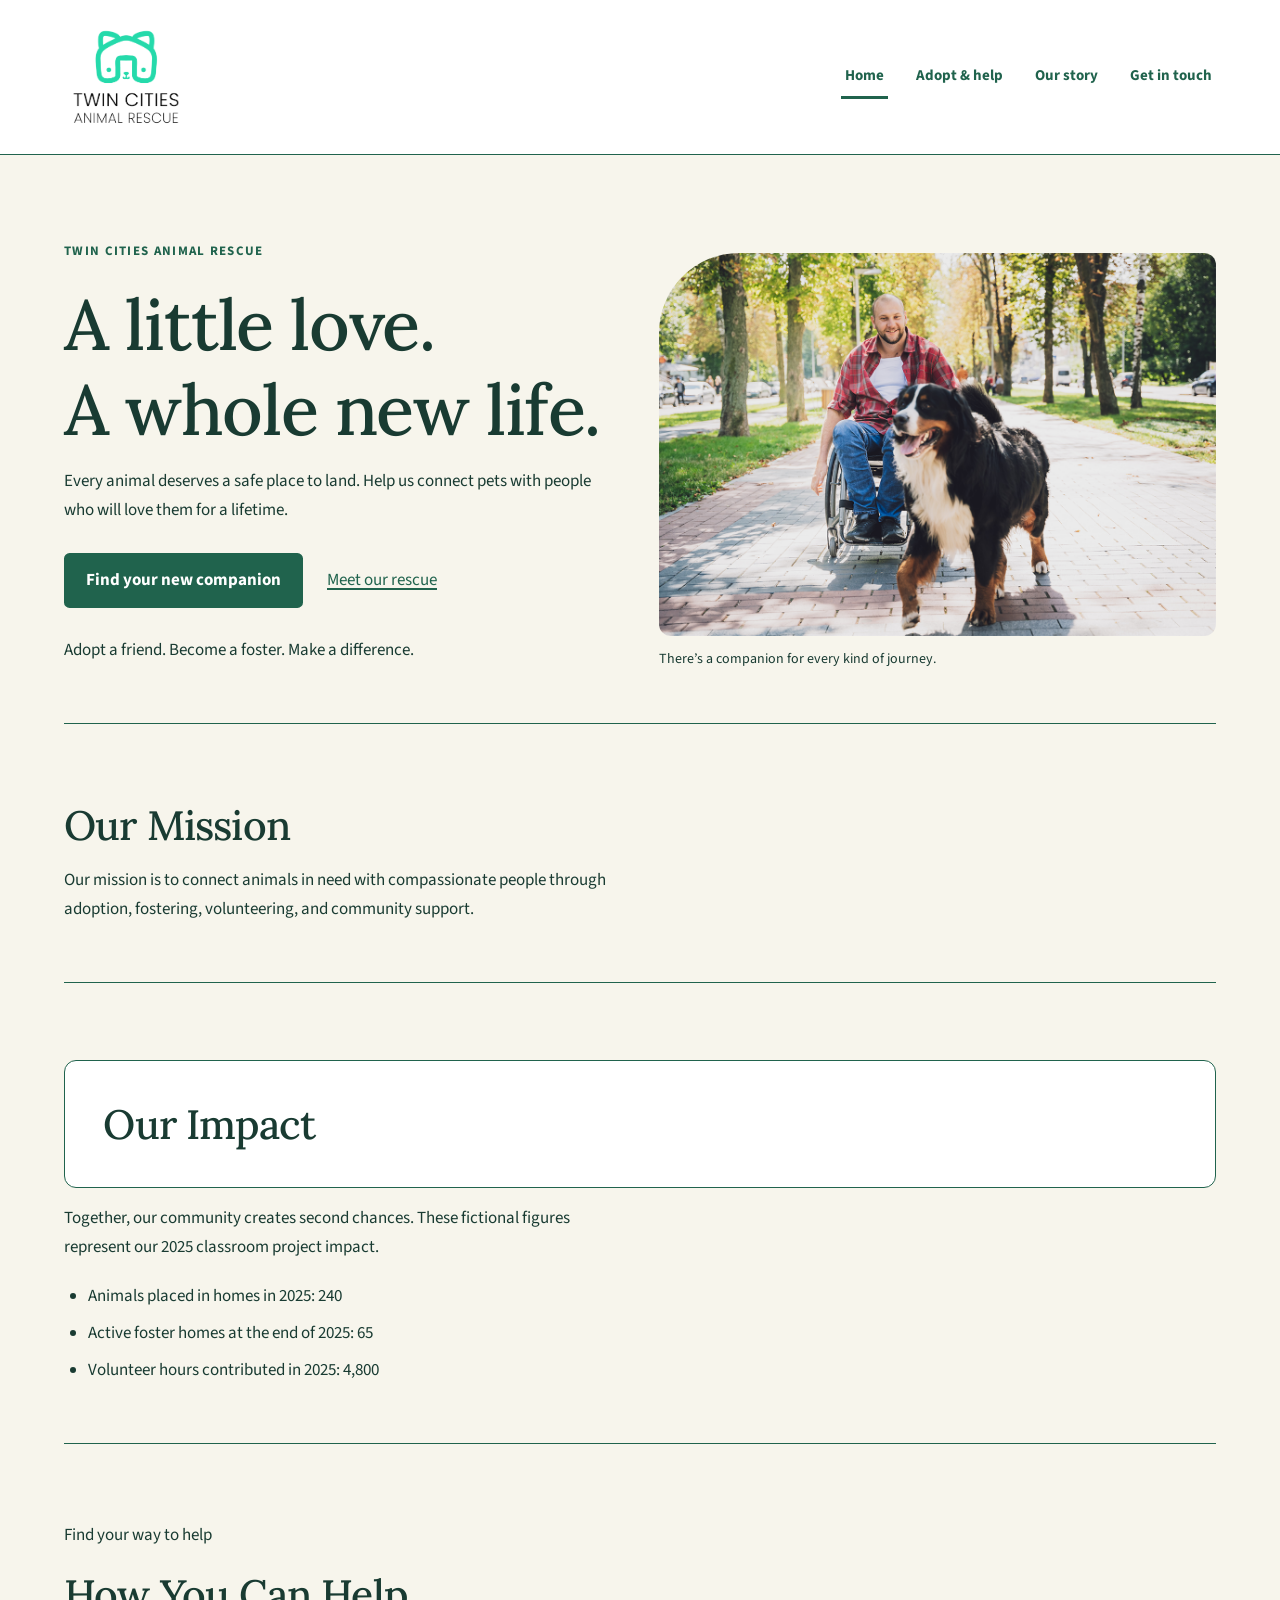
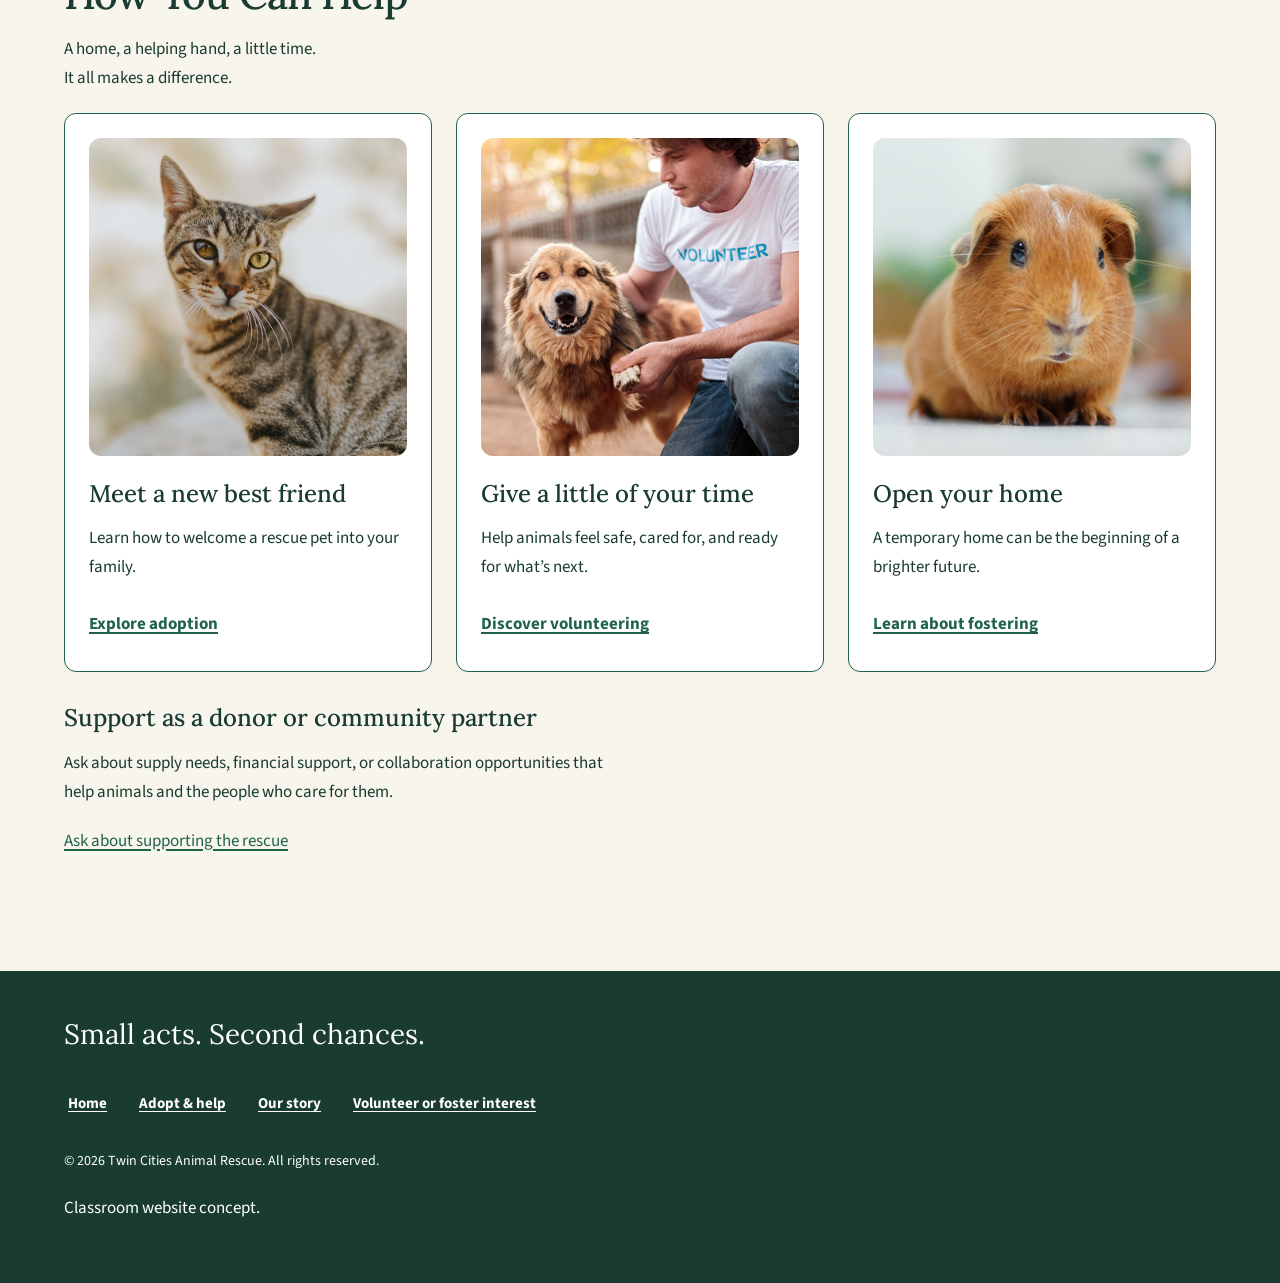
<file: index.html>
<!doctype html>
<html lang="en">
    <head>
        <meta charset="utf-8" />
        <meta name="viewport" content="width=device-width, initial-scale=1" />
        <meta
            name="description"
            content="Twin Cities Animal Rescue: explore adoption, fostering, and volunteer opportunities."
        />
        <title>
            A little love. A whole new life. | Twin Cities Animal Rescue
        </title>
        <link rel="preconnect" href="https://fonts.googleapis.com" />
        <link rel="preconnect" href="https://fonts.gstatic.com" crossorigin />
        <link
            href="https://fonts.googleapis.com/css2?family=Lora:wght@400;500;600&amp;family=Source+Sans+3:wght@400;600;700&amp;display=swap"
            rel="stylesheet"
        />
        <link rel="stylesheet" href="style.css" />
        <script src="script.js" defer></script>
    </head>

    <body>
        <a href="#main">Skip to main content</a>
        <header>
            <a href="index.html"
                ><img
                    src="assets/images/rescue-logo_c.png"
                    alt="Twin Cities Animal Rescue"
                    width="124"
                    height="114"
            /></a>
            <nav aria-label="Main navigation">
                <ul>
                    <li><a href="index.html" aria-current="page">Home</a></li>
                    <li><a href="services.html">Adopt & help</a></li>
                    <li><a href="about.html">Our story</a></li>
                    <li><a href="contact.html">Get in touch</a></li>
                </ul>
            </nav>
        </header>
        <main id="main" tabindex="-1">
            <section>
                <div>
                    <p>Twin Cities Animal Rescue</p>
                    <h1>A little love.<br />A whole new life.</h1>
                    <p>
                        Every animal deserves a safe place to land. Help us
                        connect pets with people who will love them for a
                        lifetime.
                    </p>
                    <div>
                        <a href="services.html">Find your new companion</a
                        ><a href="about.html">Meet our rescue</a>
                    </div>
                    <p>Adopt a friend. Become a foster. Make a difference.</p>
                </div>
                <figure>
                    <picture
                        ><source
                            media="(max-width: 640px)"
                            srcset="assets/images/rescue-feature-small_c.png" />
                        <img
                            src="assets/images/rescue-feature-large_c.png"
                            alt="A man using a wheelchair enjoys an outdoor walk with a Bernese mountain dog"
                            width="600"
                            height="413"
                    /></picture>
                    <figcaption>
                        There&#8217;s a companion for every kind of journey.
                    </figcaption>
                </figure>
            </section>
            <section aria-labelledby="mission">
                <h2 id="mission">Our Mission</h2>
                <p>
                    Our mission is to connect animals in need with compassionate
                    people through adoption, fostering, volunteering, and
                    community support.
                </p>
            </section>
            <section aria-labelledby="impact">
                <h2 id="impact">Our Impact</h2>
                <p>
                    Together, our community creates second chances. These
                    fictional figures represent our 2025 classroom project
                    impact.
                </p>
                <ul>
                    <li>Animals placed in homes in 2025: 240</li>
                    <li>Active foster homes at the end of 2025: 65</li>
                    <li>Volunteer hours contributed in 2025: 4,800</li>
                </ul>
            </section>
            <section>
                <div>
                    <div>
                        <p>Find your way to help</p>
                        <h2>How You Can Help</h2>
                    </div>
                    <p>
                        A home, a helping hand, a little time.<br />It all makes
                        a difference.
                    </p>
                </div>
                <div>
                    <article>
                        <img
                            src="assets/images/rescue-pet-spotlight_c.png"
                            alt="A brown tabby cat with golden eyes"
                            width="300"
                            height="300"
                            loading="lazy"
                        />
                        <div>
                            <h3>Meet a new best friend</h3>
                            <p>
                                Learn how to welcome a rescue pet into your
                                family.
                            </p>
                            <a href="services.html#adoption"
                                >Explore adoption</a
                            >
                        </div>
                    </article>
                    <article>
                        <img
                            src="assets/images/rescue-volunteer_c.png"
                            alt="A volunteer gently holds a golden dog's paw"
                            width="300"
                            height="300"
                            loading="lazy"
                        />
                        <div>
                            <h3>Give a little of your time</h3>
                            <p>
                                Help animals feel safe, cared for, and ready for
                                what&#8217;s next.
                            </p>
                            <a href="services.html#volunteer"
                                >Discover volunteering</a
                            >
                        </div>
                    </article>
                    <article>
                        <img
                            src="assets/images/rescue-pet_c.png"
                            alt="A ginger guinea pig resting on a soft surface"
                            width="300"
                            height="300"
                            loading="lazy"
                        />
                        <div>
                            <h3>Open your home</h3>
                            <p>
                                A temporary home can be the beginning of a
                                brighter future.
                            </p>
                            <a href="services.html#foster"
                                >Learn about fostering</a
                            >
                        </div>
                    </article>
                </div>
                <h3>Support as a donor or community partner</h3>
                <p>
                    Ask about supply needs, financial support, or collaboration
                    opportunities that help animals and the people who care for
                    them.
                </p>
                <a href="contact.html">Ask about supporting the rescue</a>
            </section>
        </main>
        <footer>
            <p>Small acts. Second chances.</p>
            <nav aria-label="Footer navigation">
                <ul>
                    <li><a href="index.html">Home</a></li>
                    <li><a href="services.html">Adopt &amp; help</a></li>
                    <li><a href="about.html">Our story</a></li>
                    <li>
                        <a href="contact.html">Volunteer or foster interest</a>
                    </li>
                </ul>
            </nav>
            <p>
                <small
                    >&copy; 2026 Twin Cities Animal Rescue. All rights
                    reserved.</small
                >
            </p>
            <p>Classroom website concept.</p>
        </footer>
    </body>
</html>
</file>
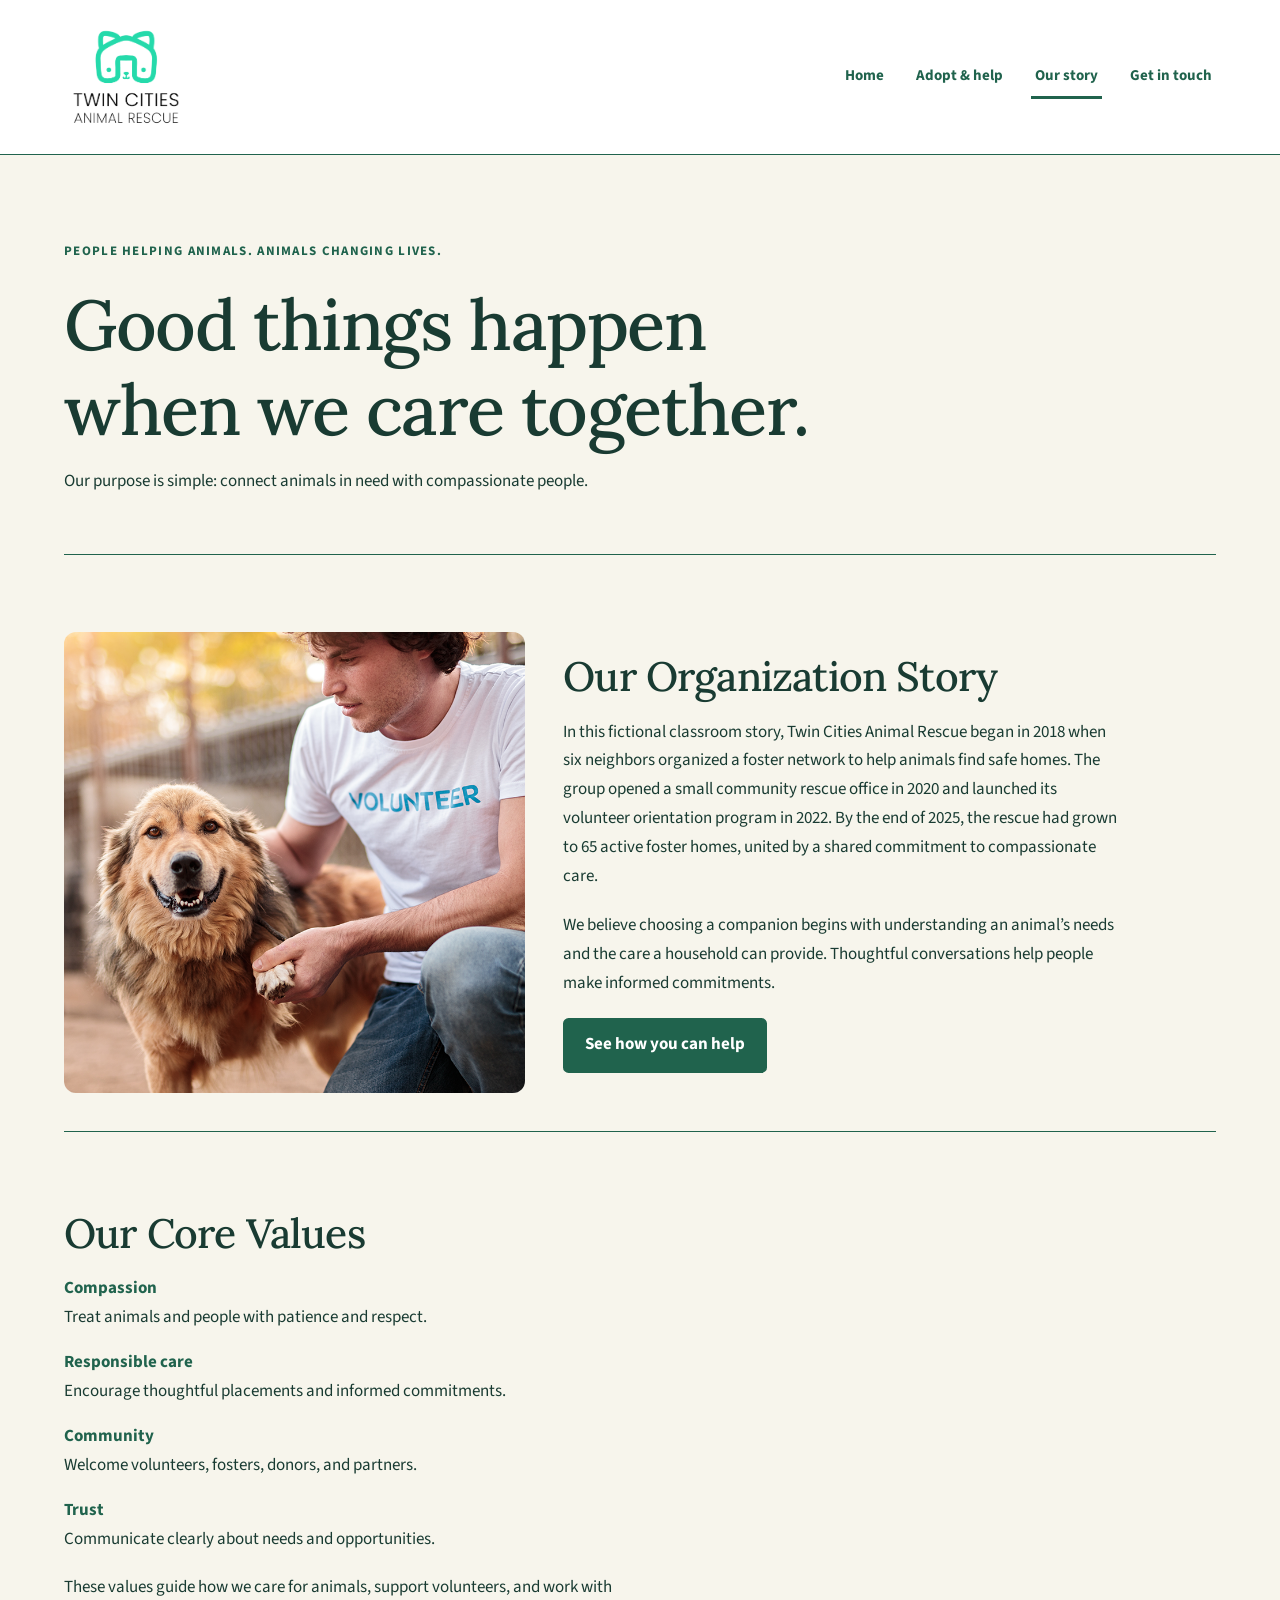
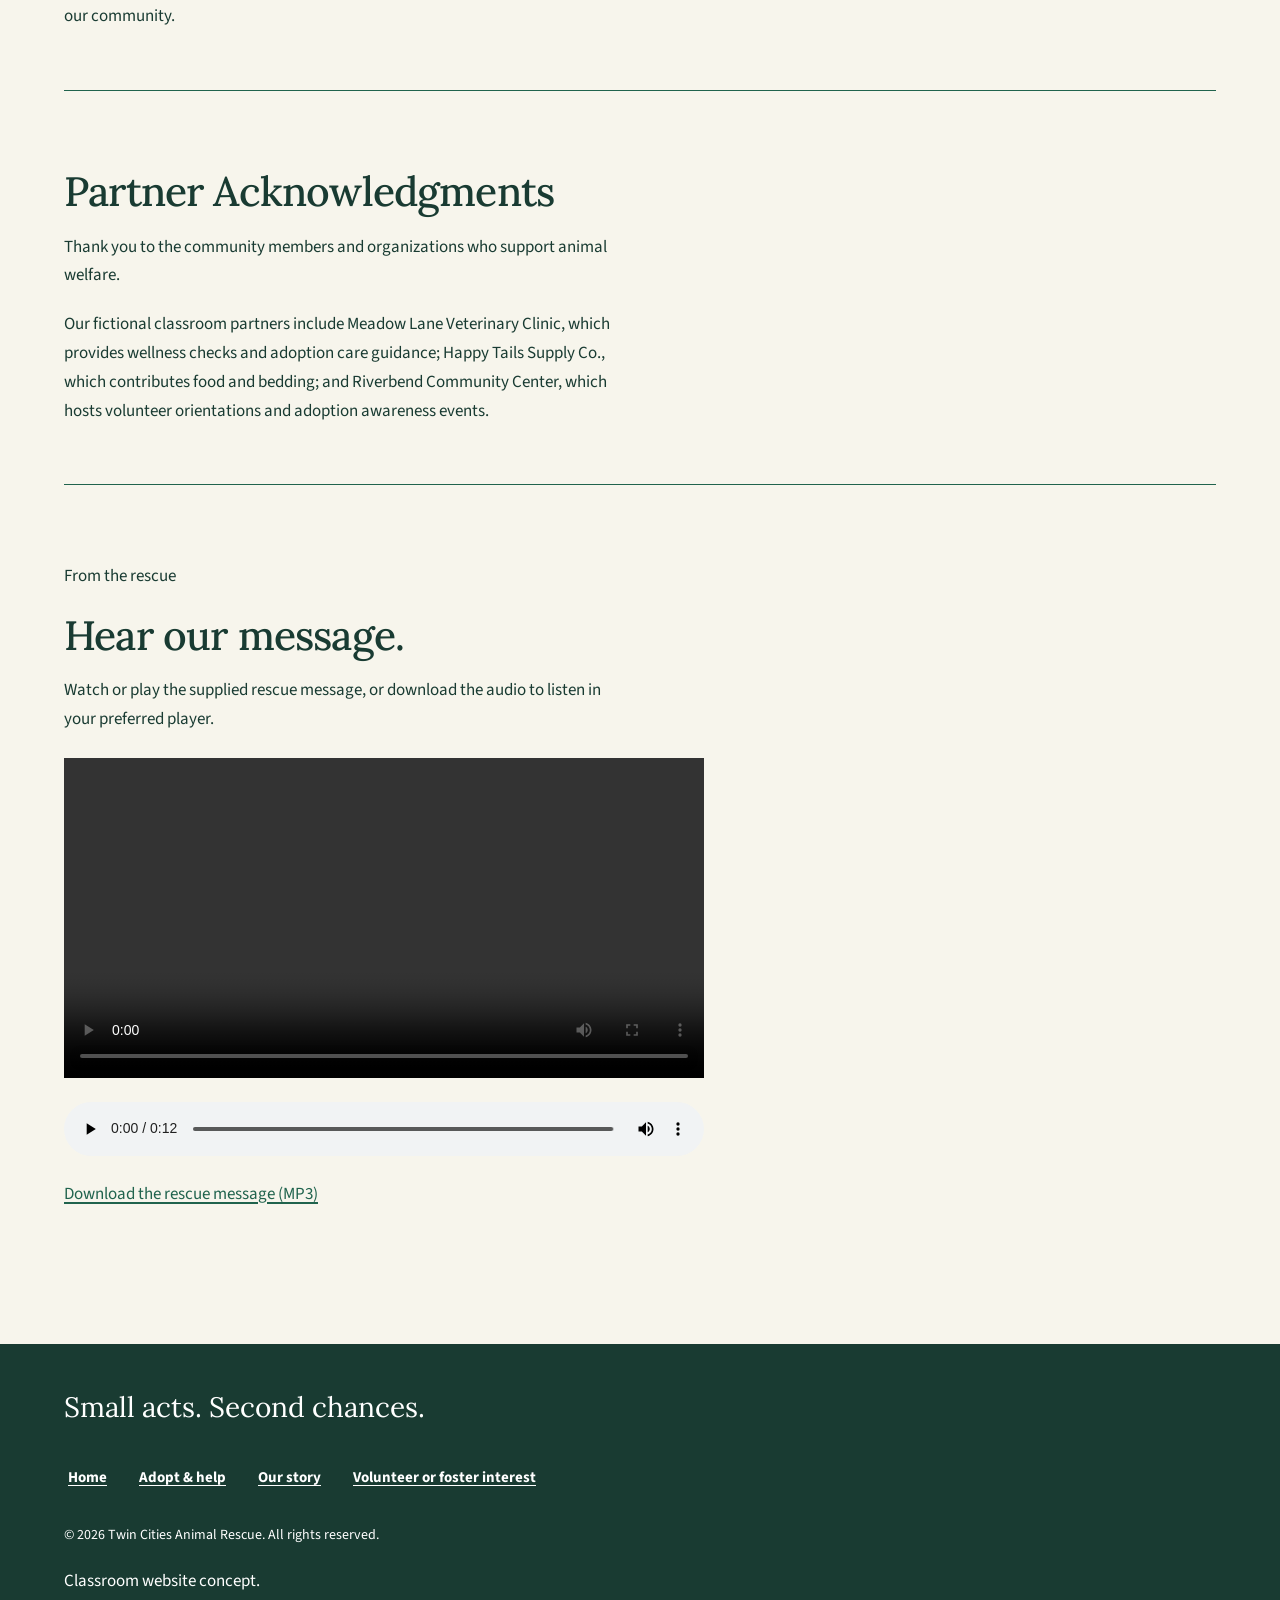
<file: about.html>
<!doctype html>
<html lang="en">
    <head>
        <meta charset="utf-8" />
        <meta name="viewport" content="width=device-width, initial-scale=1" />
        <meta
            name="description"
            content="Twin Cities Animal Rescue: explore adoption, fostering, and volunteer opportunities."
        />
        <title>Our story | Twin Cities Animal Rescue | About</title>
        <link rel="preconnect" href="https://fonts.googleapis.com" />
        <link rel="preconnect" href="https://fonts.gstatic.com" crossorigin />
        <link
            href="https://fonts.googleapis.com/css2?family=Lora:wght@400;500;600&amp;family=Source+Sans+3:wght@400;600;700&amp;display=swap"
            rel="stylesheet"
        />
        <link rel="stylesheet" href="style.css" />
        <script src="script.js" defer></script>
    </head>
    <body>
        <a href="#main">Skip to main content</a>
        <header>
            <a href="index.html"
                ><img
                    src="assets/images/rescue-logo_c.png"
                    alt="Twin Cities Animal Rescue"
                    width="124"
                    height="114"
            /></a>
            <nav aria-label="Main navigation">
                <ul>
                    <li><a href="index.html">Home</a></li>
                    <li><a href="services.html">Adopt & help</a></li>
                    <li>
                        <a href="about.html" aria-current="page">Our story</a>
                    </li>
                    <li><a href="contact.html">Get in touch</a></li>
                </ul>
            </nav>
        </header>
        <main id="main" tabindex="-1">
            <section>
                <p>People helping animals. Animals changing lives.</p>
                <h1>Good things happen<br />when we care together.</h1>
                <p>
                    Our purpose is simple: connect animals in need with
                    compassionate people.
                </p>
            </section>
            <section>
                <img
                    src="assets/images/rescue-volunteer_c.png"
                    alt="A rescue volunteer offers reassurance to a golden dog by holding its paw"
                    width="300"
                    height="300"
                />
                <div>
                    <h2>Our Organization Story</h2>
                    <p>
                        In this fictional classroom story, Twin Cities Animal
                        Rescue began in 2018 when six neighbors organized a
                        foster network to help animals find safe homes. The
                        group opened a small community rescue office in 2020 and
                        launched its volunteer orientation program in 2022. By
                        the end of 2025, the rescue had grown to 65 active
                        foster homes, united by a shared commitment to
                        compassionate care.
                    </p>
                    <p>
                        We believe choosing a companion begins with
                        understanding an animal&#8217;s needs and the care a
                        household can provide. Thoughtful conversations help
                        people make informed commitments.
                    </p>
                    <a href="services.html">See how you can help</a>
                </div>
            </section>
            <section>
                <h2>Our Core Values</h2>
                <dl>
                    <dt>Compassion</dt>
                    <dd>Treat animals and people with patience and respect.</dd>
                    <dt>Responsible care</dt>
                    <dd>
                        Encourage thoughtful placements and informed
                        commitments.
                    </dd>
                    <dt>Community</dt>
                    <dd>Welcome volunteers, fosters, donors, and partners.</dd>
                    <dt>Trust</dt>
                    <dd>Communicate clearly about needs and opportunities.</dd>
                </dl>
                <p>
                    These values guide how we care for animals, support
                    volunteers, and work with our community.
                </p>
            </section>
            <section>
                <h2>Partner Acknowledgments</h2>
                <p>
                    Thank you to the community members and organizations who
                    support animal welfare.
                </p>
                <p>
                    Our fictional classroom partners include Meadow Lane
                    Veterinary Clinic, which provides wellness checks and
                    adoption care guidance; Happy Tails Supply Co., which
                    contributes food and bedding; and Riverbend Community
                    Center, which hosts volunteer orientations and adoption
                    awareness events.
                </p>
            </section>
            <section>
                <p>From the rescue</p>
                <h2>Hear our message.</h2>
                <p>
                    Watch or play the supplied rescue message, or download the
                    audio to listen in your preferred player.
                </p>
                <video controls preload="metadata">
                    <source
                        src="assets/videos/rescue-message_c.mp4"
                        type="video/mp4"
                    />
                    Your browser does not support embedded video.
                    <a href="assets/videos/rescue-message_c.mp4"
                        >Download the rescue message (MP4)</a
                    >.</video
                ><audio controls preload="metadata">
                    <source
                        src="assets/sounds/rescue-message_c.mp3"
                        type="audio/mpeg"
                    />
                    Your browser does not support embedded audio.
                    <a href="assets/sounds/rescue-message_c.mp3"
                        >Download the rescue message (MP3)</a
                    >.
                </audio>
                <p>
                    <a href="assets/sounds/rescue-message_c.mp3" download
                        >Download the rescue message (MP3)</a
                    >
                </p>
            </section>
        </main>
        <footer>
            <p>Small acts. Second chances.</p>
            <nav aria-label="Footer navigation">
                <ul>
                    <li><a href="index.html">Home</a></li>
                    <li><a href="services.html">Adopt &amp; help</a></li>
                    <li><a href="about.html">Our story</a></li>
                    <li>
                        <a href="contact.html">Volunteer or foster interest</a>
                    </li>
                </ul>
            </nav>
            <p>
                <small
                    >&copy; 2026 Twin Cities Animal Rescue. All rights
                    reserved.</small
                >
            </p>
            <p>Classroom website concept.</p>
        </footer>
    </body>
</html>
</file>
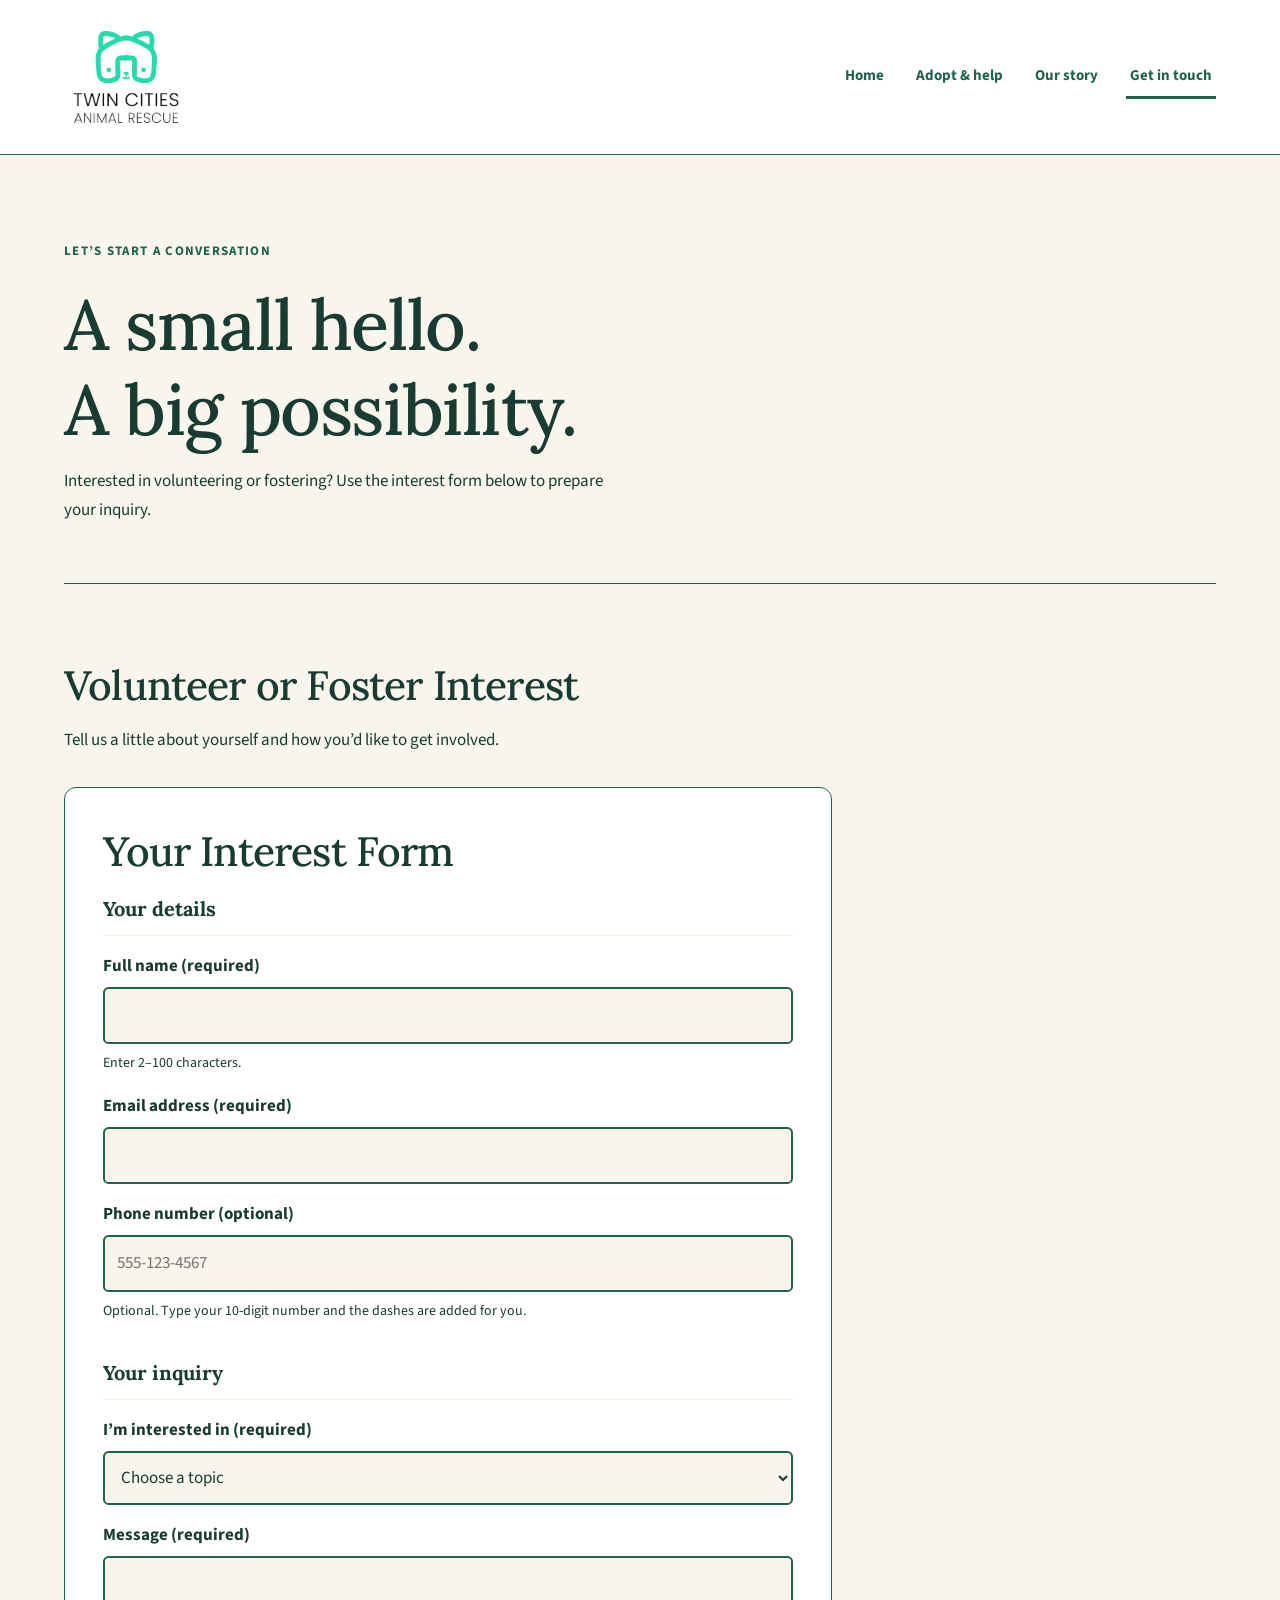
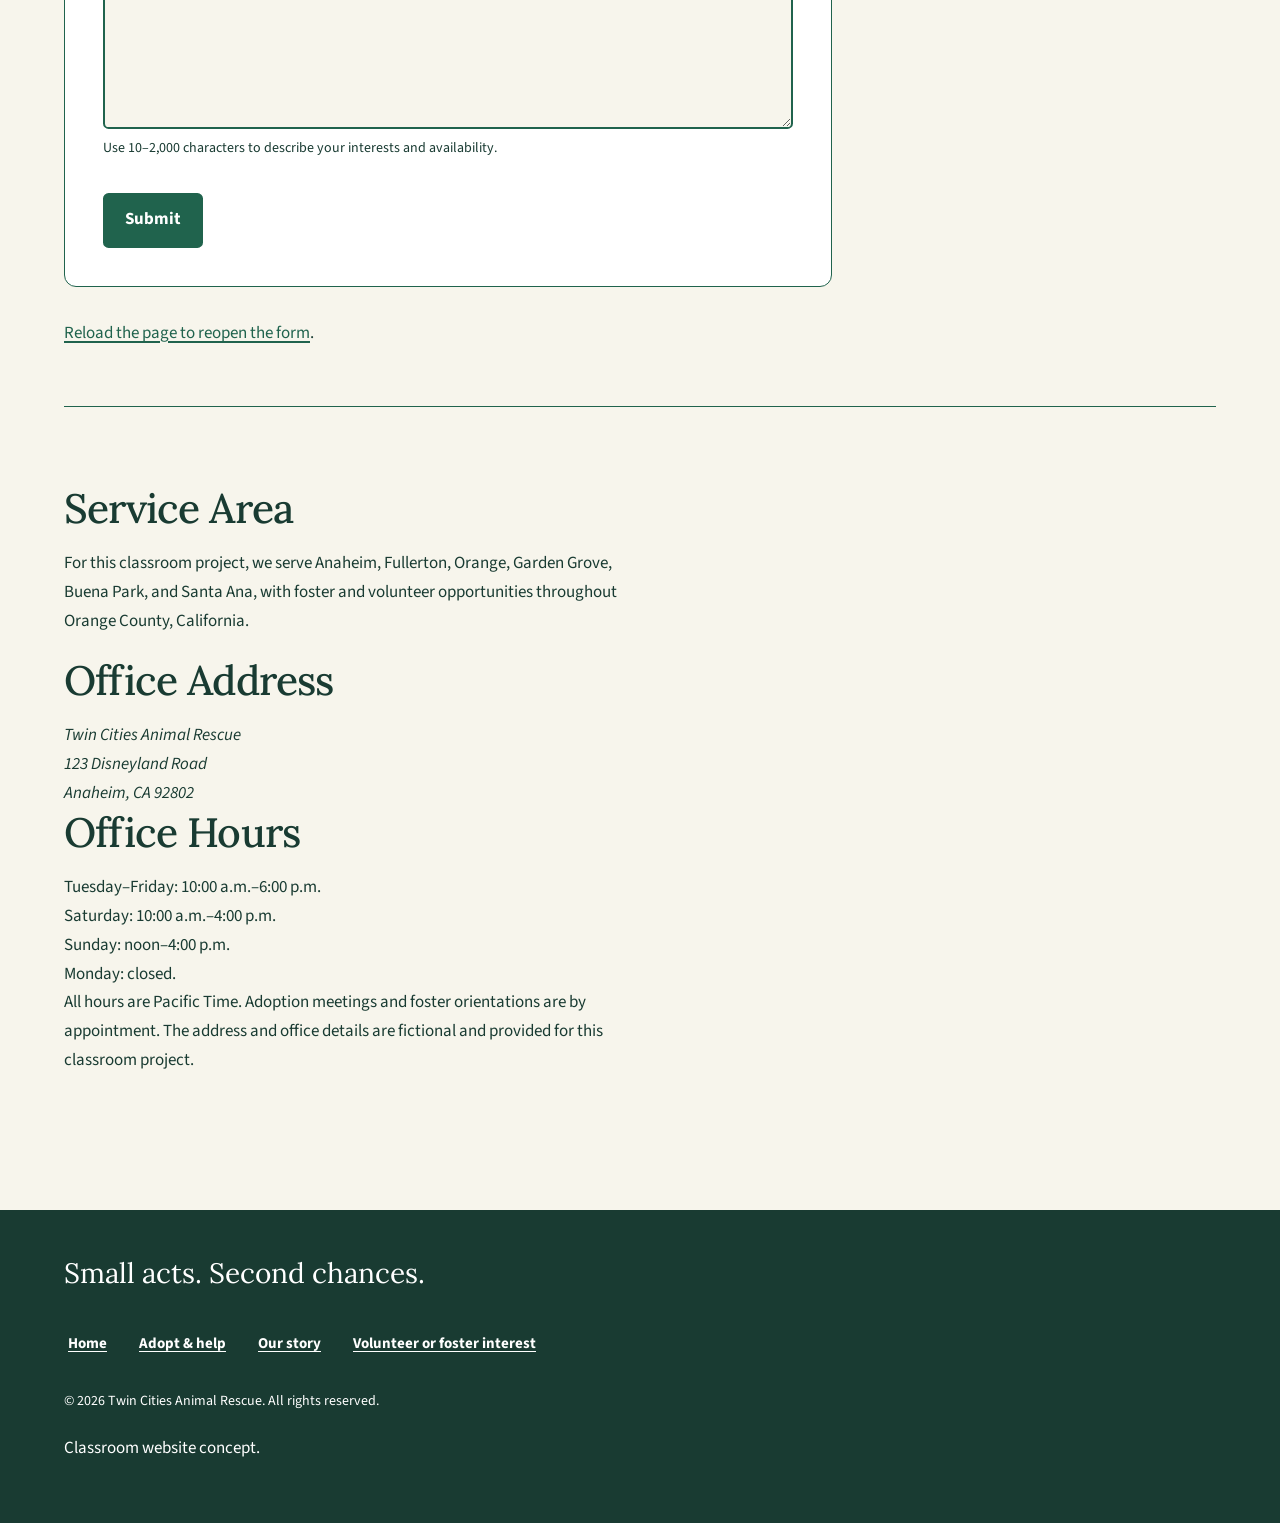
<file: contact.html>
<!doctype html>
<html lang="en">
    <head>
        <meta charset="utf-8" />
        <meta name="viewport" content="width=device-width, initial-scale=1" />
        <meta
            name="description"
            content="Twin Cities Animal Rescue: explore adoption, fostering, and volunteer opportunities."
        />
        <title>Get in touch | Twin Cities Animal Rescue</title>
        <link rel="preconnect" href="https://fonts.googleapis.com" />
        <link rel="preconnect" href="https://fonts.gstatic.com" crossorigin />
        <link
            href="https://fonts.googleapis.com/css2?family=Lora:wght@400;500;600&amp;family=Source+Sans+3:wght@400;600;700&amp;display=swap"
            rel="stylesheet"
        />
        <link rel="stylesheet" href="style.css" />
        <script src="script.js" defer></script>
    </head>
    <body>
        <a href="#main">Skip to main content</a>
        <header>
            <a href="index.html"
                ><img
                    src="assets/images/rescue-logo_c.png"
                    alt="Twin Cities Animal Rescue"
                    width="124"
                    height="114"
            /></a>
            <nav aria-label="Main navigation">
                <ul>
                    <li><a href="index.html">Home</a></li>
                    <li><a href="services.html">Adopt & help</a></li>
                    <li><a href="about.html">Our story</a></li>
                    <li>
                        <a href="contact.html" aria-current="page"
                            >Get in touch</a
                        >
                    </li>
                </ul>
            </nav>
        </header>
        <main id="main" tabindex="-1">
            <section>
                <p>Let&#8217;s start a conversation</p>
                <h1>A small hello.<br />A big possibility.</h1>
                <p>
                    Interested in volunteering or fostering? Use the interest
                    form below to prepare your inquiry.
                </p>
            </section>
            <section aria-labelledby="contact-heading">
                <div>
                    <h2 id="contact-heading">Volunteer or Foster Interest</h2>
                    <p>
                        Tell us a little about yourself and how you&#8217;d like
                        to get involved.
                    </p>
                    <p id="demo-note" aria-live="polite"></p>
                </div>
                <dialog open aria-labelledby="interest-heading">
                    <h2 id="interest-heading">Your Interest Form</h2>
                    <form
                        method="dialog"
                        id="contact-form"
                    >
                        <fieldset>
                            <legend>Your details</legend>
                            <label for="name">Full name (required)</label
                            ><input
                                type="text"
                                id="name"
                                name="name"
                                autocomplete="name"
                                required
                                minlength="2"
                                maxlength="100"
                                aria-describedby="name-hint name-error"
                            /><small id="name-hint"
                                >Enter 2&#8211;100 characters.</small
                            >
                            <p class="error" id="name-error"></p>
                            <label for="email">Email address (required)</label
                            ><input
                                id="email"
                                name="email"
                                type="email"
                                autocomplete="email"
                                required
                                maxlength="254"
                                aria-describedby="email-error"
                            />
                            <p class="error" id="email-error"></p>
                            <label for="phone">Phone number (optional)</label
                            ><input
                                id="phone"
                                name="phone"
                                type="tel"
                                autocomplete="tel"
                                inputmode="tel"
                                placeholder="555-123-4567"
                                pattern="[0-9]{3}-[0-9]{3}-[0-9]{4}"
                                minlength="12"
                                title="Enter a 10-digit phone number with dashes, such as 555-123-4567."
                                aria-describedby="phone-hint phone-error"
                            /><small id="phone-hint"
                                >Optional. Type your 10-digit number and the
                                dashes are added for you.</small
                            >
                            <p class="error" id="phone-error"></p>
                        </fieldset>
                        <fieldset>
                            <legend>Your inquiry</legend>
                            <label for="interest"
                                >I&#8217;m interested in (required)</label
                            ><select
                                id="interest"
                                name="interest"
                                required
                                aria-describedby="interest-error"
                            >
                                <option value="">Choose a topic</option>
                                <option value="fostering">Fostering</option>
                                <option value="volunteering">
                                    Volunteering
                                </option>
                                <option value="donation">
                                    Donor or community partner inquiry
                                </option></select
                            >
                            <p class="error" id="interest-error"></p>
                            <label for="message">Message (required)</label
                            ><textarea
                                id="message"
                                name="message"
                                rows="5"
                                required
                                minlength="10"
                                maxlength="2000"
                                aria-describedby="message-hint message-error"
                            ></textarea
                            ><small id="message-hint"
                                >Use 10&#8211;2,000 characters to describe your
                                interests and availability.</small
                            >
                            <p class="error" id="message-error"></p>
                        </fieldset>
                        <button type="submit">
                            Submit
                        </button>
                    </form>
                </dialog>
                <p>
                    <a href="contact.html">Reload the page to reopen the form</a
                    >.
                </p>
            </section>
            <section>
                <h2>Service Area</h2>
                <p>
                    For this classroom project, we serve Anaheim, Fullerton,
                    Orange, Garden Grove, Buena Park, and Santa Ana, with foster
                    and volunteer opportunities throughout Orange County,
                    California.
                </p>
                <h2>Office Address</h2>
                <address>
                    Twin Cities Animal Rescue<br />123 Disneyland Road<br />Anaheim,
                    CA 92802
                </address>
                <h2>Office Hours</h2>
                <p>
                    Tuesday&#8211;Friday: 10:00 a.m.&#8211;6:00 p.m.<br />Saturday:
                    10:00 a.m.&#8211;4:00 p.m.<br />Sunday: noon&#8211;4:00
                    p.m.<br />Monday: closed.<br />All hours are Pacific Time.
                    Adoption meetings and foster orientations are by
                    appointment. The address and office details are fictional
                    and provided for this classroom project.
                </p>
            </section>
        </main>
        <footer>
            <p>Small acts. Second chances.</p>
            <nav aria-label="Footer navigation">
                <ul>
                    <li><a href="index.html">Home</a></li>
                    <li><a href="services.html">Adopt &amp; help</a></li>
                    <li><a href="about.html">Our story</a></li>
                    <li>
                        <a href="contact.html">Volunteer or foster interest</a>
                    </li>
                </ul>
            </nav>
            <p>
                <small
                    >&copy; 2026 Twin Cities Animal Rescue. All rights
                    reserved.</small
                >
            </p>
            <p>Classroom website concept.</p>
        </footer>
    </body>
</html>
</file>
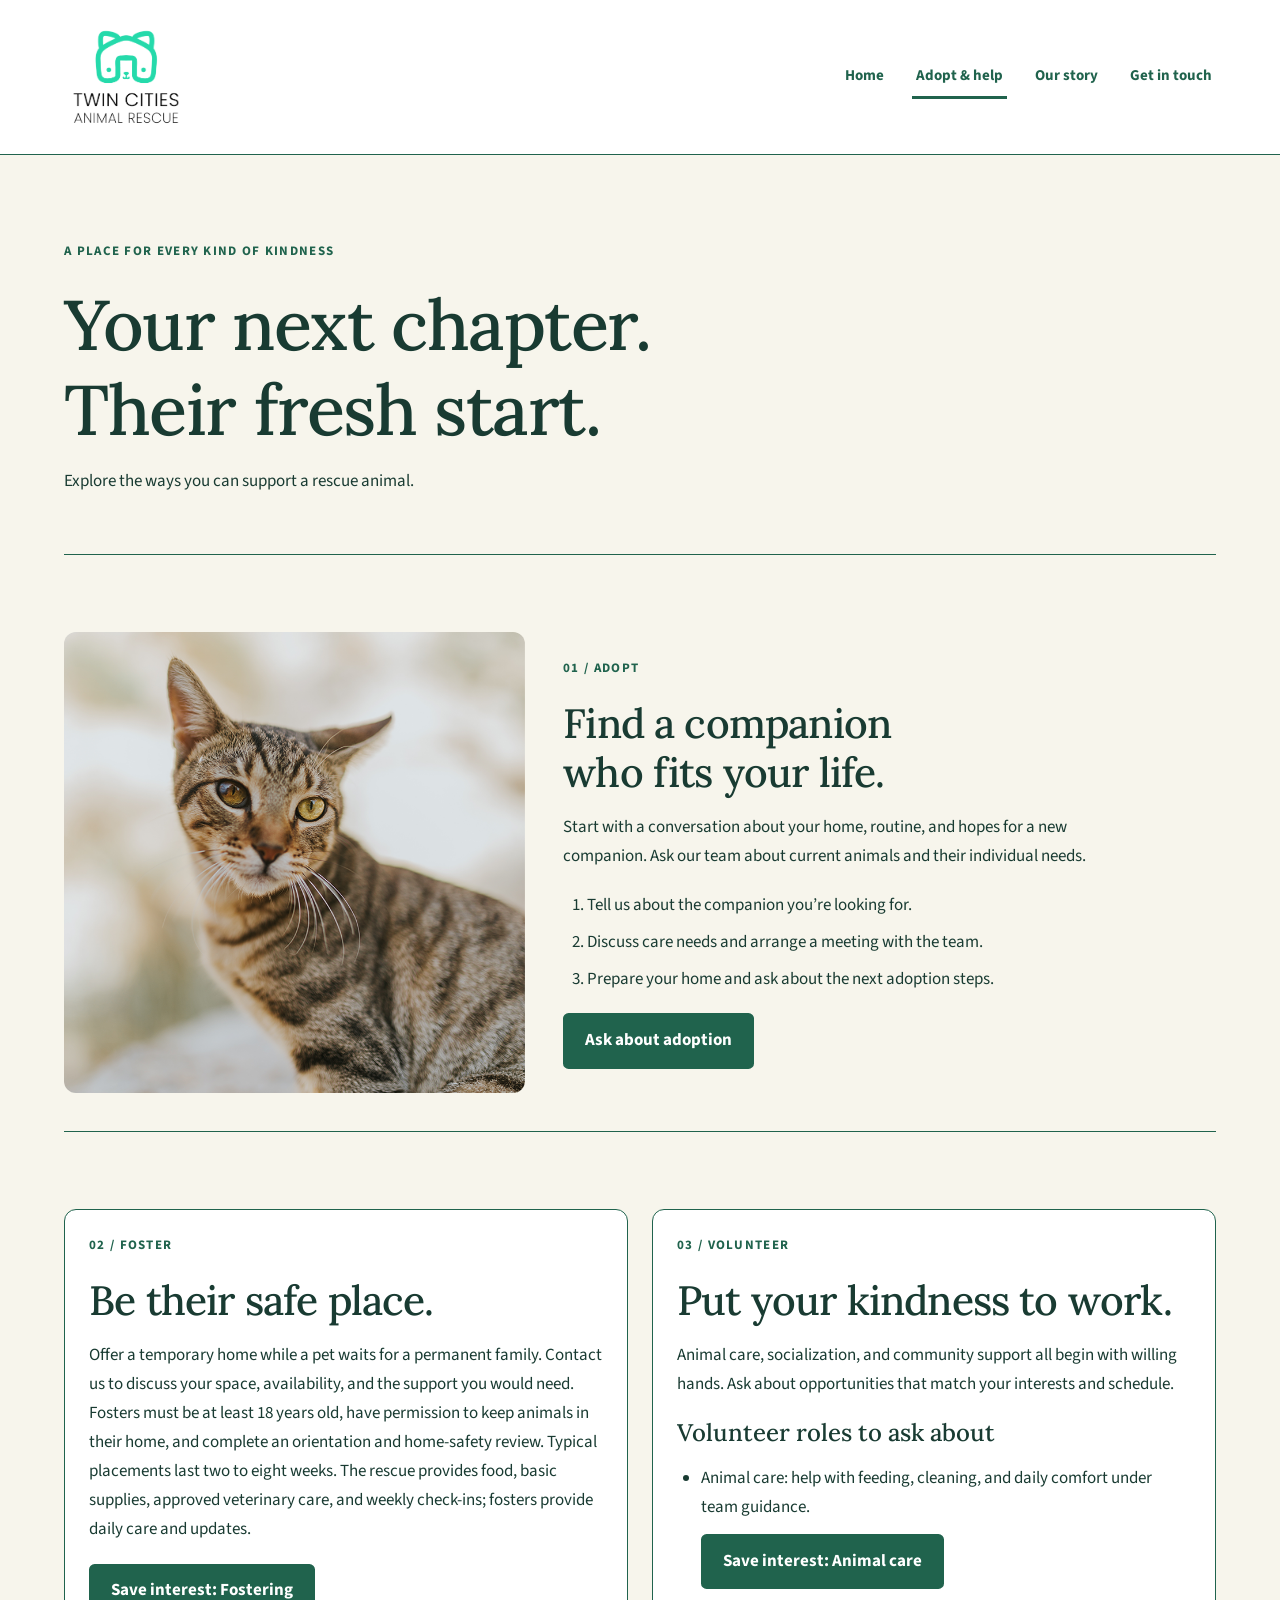
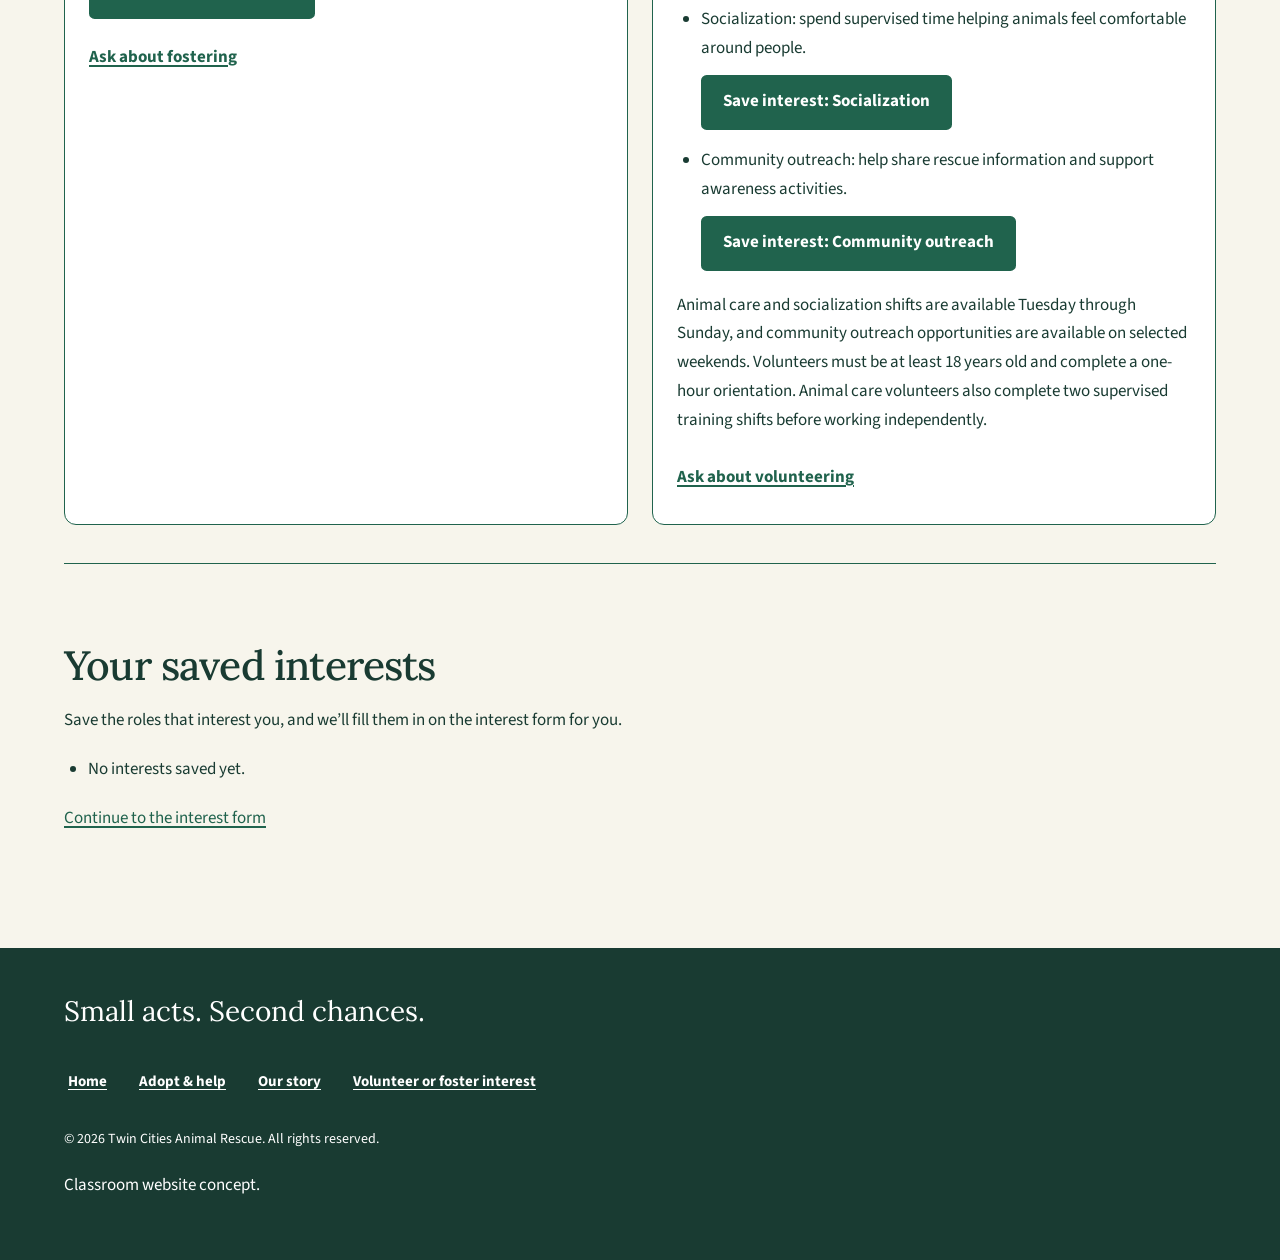
<file: services.html>
<!doctype html>
<html lang="en">
    <head>
        <meta charset="utf-8" />
        <meta name="viewport" content="width=device-width, initial-scale=1" />
        <meta
            name="description"
            content="Twin Cities Animal Rescue: explore adoption, fostering, and volunteer opportunities."
        />
        <title>Adopt & help | Twin Cities Animal Rescue</title>
        <link rel="preconnect" href="https://fonts.googleapis.com" />
        <link rel="preconnect" href="https://fonts.gstatic.com" crossorigin />
        <link
            href="https://fonts.googleapis.com/css2?family=Lora:wght@400;500;600&amp;family=Source+Sans+3:wght@400;600;700&amp;display=swap"
            rel="stylesheet"
        />
        <link rel="stylesheet" href="style.css" />
        <script src="script.js" defer></script>
    </head>
    <body>
        <a href="#main">Skip to main content</a>
        <header>
            <a href="index.html"
                ><img
                    src="assets/images/rescue-logo_c.png"
                    alt="Twin Cities Animal Rescue"
                    width="124"
                    height="114"
            /></a>
            <nav aria-label="Main navigation">
                <ul>
                    <li><a href="index.html">Home</a></li>
                    <li>
                        <a href="services.html" aria-current="page"
                            >Adopt & help</a
                        >
                    </li>
                    <li><a href="about.html">Our story</a></li>
                    <li><a href="contact.html">Get in touch</a></li>
                </ul>
            </nav>
        </header>
        <main id="main" tabindex="-1">
            <section>
                <p>A place for every kind of kindness</p>
                <h1>Your next chapter.<br />Their fresh start.</h1>
                <p>Explore the ways you can support a rescue animal.</p>
            </section>
            <section id="adoption">
                <img
                    src="assets/images/rescue-pet-spotlight_c.png"
                    alt="A curious tabby cat looking toward the camera"
                    width="300"
                    height="300"
                />
                <div>
                    <p>01 / Adopt</p>
                    <h2>Find a companion who fits your life.</h2>
                    <p>
                        Start with a conversation about your home, routine, and
                        hopes for a new companion. Ask our team about current
                        animals and their individual needs.
                    </p>
                    <ol>
                        <li>
                            Tell us about the companion you&#8217;re looking
                            for.
                        </li>
                        <li>
                            Discuss care needs and arrange a meeting with the
                            team.
                        </li>
                        <li>
                            Prepare your home and ask about the next adoption
                            steps.
                        </li>
                    </ol>
                    <a href="contact.html">Ask about adoption</a>
                </div>
            </section>
            <section>
                <article id="foster">
                    <p>02 / Foster</p>
                    <h2>Be their safe place.</h2>
                    <p>
                        Offer a temporary home while a pet waits for a permanent
                        family. Contact us to discuss your space, availability,
                        and the support you would need. Fosters must be at least
                        18 years old, have permission to keep animals in their
                        home, and complete an orientation and home-safety
                        review. Typical placements last two to eight weeks. The
                        rescue provides food, basic supplies, approved
                        veterinary care, and weekly check-ins; fosters provide
                        daily care and updates.
                    </p>
                    <button type="button" data-role="fostering">
                        Save interest: Fostering
                    </button>
                    <a href="contact.html">Ask about fostering</a>
                </article>
                <article id="volunteer">
                    <p>03 / Volunteer</p>
                    <h2>Put your kindness to work.</h2>
                    <p>
                        Animal care, socialization, and community support all
                        begin with willing hands. Ask about opportunities that
                        match your interests and schedule.
                    </p>
                    <h3>Volunteer roles to ask about</h3>
                    <ul>
                        <li>
                            Animal care: help with feeding, cleaning, and daily
                            comfort under team guidance.
                            <button type="button" data-role="animal-care">
                                Save interest: Animal care
                            </button>
                        </li>
                        <li>
                            Socialization: spend supervised time helping animals
                            feel comfortable around people.
                            <button type="button" data-role="socialization">
                                Save interest: Socialization
                            </button>
                        </li>
                        <li>
                            Community outreach: help share rescue information
                            and support awareness activities.
                            <button type="button" data-role="outreach">
                                Save interest: Community outreach
                            </button>
                        </li>
                    </ul>
                    <p>
                        Animal care and socialization shifts are available
                        Tuesday through Sunday, and community outreach
                        opportunities are available on selected weekends.
                        Volunteers must be at least 18 years old and complete a
                        one-hour orientation. Animal care volunteers also
                        complete two supervised training shifts before working
                        independently.
                    </p>
                    <a href="contact.html">Ask about volunteering</a>
                </article>
            </section>
            <section aria-labelledby="saved-heading">
                <h2 id="saved-heading">Your saved interests</h2>
                <p>
                    Save the roles that interest you, and we&#8217;ll fill them
                    in on the interest form for you.
                </p>
                <ul id="saved-list" aria-live="polite">
                    <li>No interests saved yet.</li>
                </ul>
                <a href="contact.html">Continue to the interest form</a>
            </section>
        </main>
        <footer>
            <p>Small acts. Second chances.</p>
            <nav aria-label="Footer navigation">
                <ul>
                    <li><a href="index.html">Home</a></li>
                    <li><a href="services.html">Adopt &amp; help</a></li>
                    <li><a href="about.html">Our story</a></li>
                    <li>
                        <a href="contact.html">Volunteer or foster interest</a>
                    </li>
                </ul>
            </nav>
            <p>
                <small
                    >&copy; 2026 Twin Cities Animal Rescue. All rights
                    reserved.</small
                >
            </p>
            <p>Classroom website concept.</p>
        </footer>
    </body>
</html>
</file>
<file: style.css>
:root {
    --ink: #193b32;
    --green: #20634d;
    --cream: #f7f5ec;
    --white: #ffffff;
    --red: #b3261e;
    --body-font: "Source Sans 3", Arial, sans-serif;
    --heading-font: "Lora", Georgia, serif;
    --space: clamp(1.25rem, 3vw, 2.5rem);
    --radius: 0.75rem;
}

* {
    box-sizing: border-box;
}

html {
    font-size: 100%;
    scroll-padding-top: 1.5rem;
}

body {
    margin: 0;
    background: var(--cream);
    color: var(--ink);
    font-family: var(--body-font);
    font-size: 1.0625rem;
    line-height: 1.7;
    overflow-wrap: anywhere;
}

h1,
h2,
h3 {
    margin: 0 0 1rem;
    font-family: var(--heading-font);
    font-weight: 500;
    line-height: 1.2;
    text-wrap: balance;
}

h1 {
    font-size: clamp(2.4rem, 5.5vw, 4.75rem);
    letter-spacing: -0.02em;
}

h2 {
    font-size: clamp(1.8rem, 3.2vw, 2.75rem);
    letter-spacing: -0.02em;
}

h3 {
    font-size: 1.5rem;
}

p,
ul,
ol,
dl {
    margin: 0 0 1.25rem;
}

p,
li,
dd {
    max-width: 70ch;
}

ul,
ol {
    padding-inline-start: 1.5rem;
}

li + li {
    margin-top: 0.5rem;
}

a {
    color: var(--green);
    text-decoration-thickness: 0.1em;
    text-underline-offset: 0.2em;
}

a:hover {
    text-decoration-thickness: 0.18em;
}

:focus-visible {
    outline: 3px solid var(--green);
    outline-offset: 5px;
}

body > a[href="#main"] {
    position: absolute;
    inset-inline-start: 1rem;
    top: 0;
    z-index: 10;
    padding: 0.75rem 1rem;
    transform: translateY(-150%);
    background: var(--white);
    border: 2px solid var(--green);
}

body > a[href="#main"]:focus {
    top: 0.75rem;
    transform: translateY(0);
}

body > header {
    display: flex;
    flex-wrap: wrap;
    align-items: center;
    justify-content: space-between;
    gap: 1rem 2rem;
    padding: 1.25rem max(5%, calc((100% - 72rem) / 2));
    background: var(--white);
    border-bottom: 1px solid var(--green);
}

header > a {
    flex-shrink: 0;
}

header img {
    width: 7.75rem;
    height: auto;
}

nav ul {
    display: flex;
    flex-wrap: wrap;
    gap: 0.5rem 1.5rem;
    align-items: center;
    margin: 0;
    padding: 0;
    list-style: none;
}

nav li + li {
    margin: 0;
}

nav a {
    display: inline-flex;
    align-items: center;
    min-height: 44px;
    padding: 0.5rem 0.25rem;
    font-size: 0.9375rem;
    font-weight: 700;
    text-decoration: none;
    border-bottom: 3px solid transparent;
}

nav a:hover,
nav a[aria-current="page"] {
    border-bottom-color: var(--green);
    text-decoration: none;
}

main {
    width: min(90%, 72rem);
    margin: 0 auto;
    padding-block: var(--space);
}

main > section {
    margin-block: var(--space);
    padding-block: var(--space);
    border-bottom: 1px solid var(--green);
}

main > section:first-child {
    padding-top: 0.5rem;
}

main > section:last-child {
    border-bottom: 0;
}

main > section:first-child > p:first-child,
main > section:first-child > div > p:first-child,
article > p:first-child,
#adoption > div > p:first-child {
    color: var(--green);
    font-size: 0.8125rem;
    font-weight: 700;
    letter-spacing: 0.1em;
    text-transform: uppercase;
}

img {
    display: block;
    max-width: 100%;
    height: auto;
}

main img {
    border-radius: var(--radius);
}

figure {
    min-width: 0;
    margin: 0;
}

picture {
    display: block;
}

figure img {
    width: 100%;
    height: auto;
    border-start-start-radius: 5rem;
}

figcaption {
    margin-top: 0.75rem;
    font-size: 0.875rem;
}

main > section:has(> figure),
main > section:has(> img) {
    display: flex;
    align-items: center;
    gap: var(--space);
}

main > section:has(> figure) > div,
main > section:has(> figure) > figure,
main > section:has(> img) > div {
    flex: 1 1 0;
    min-width: 0;
}

main > section > img {
    flex: 0 1 40%;
    width: 40%;
    object-fit: cover;
}

main > section:first-child > div > div {
    display: flex;
    flex-wrap: wrap;
    align-items: center;
    gap: 1rem 1.5rem;
    margin-block: 1.75rem;
}

main > section:first-child > div > div > a:first-child,
#adoption > div > a,
main > section:has(> img) > div > a,
button {
    display: inline-block;
    padding: 0.8rem 1.25rem;
    border: 2px solid var(--green);
    border-radius: 0.35rem;
    background: var(--green);
    color: var(--white);
    font: inherit;
    font-weight: 700;
    line-height: 1.5;
    text-decoration: none;
    cursor: pointer;
}

main > section:first-child > div > div > a:first-child:hover,
main > section:has(> img) > div > a:hover,
button:hover {
    background: var(--ink);
    border-color: var(--ink);
    text-decoration: underline;
}

main > section > div:has(> article),
main > section:has(> article) {
    display: flex;
    flex-wrap: wrap;
    align-items: stretch;
    gap: 1.5rem;
}

article {
    flex: 1 1 18rem;
    min-width: 0;
    padding: 1.5rem;
    background: var(--white);
    border: 1px solid var(--green);
    border-radius: var(--radius);
}

article img {
    width: 100%;
    aspect-ratio: 1 / 1;
    object-fit: cover;
    margin-bottom: 1.5rem;
}

article a {
    display: inline-block;
    min-height: 44px;
    padding-block: 0.5rem;
    font-weight: 700;
}

main > section > div:has(> article) + h3 {
    margin-top: 2rem;
}

#impact {
    padding: var(--space);
    background: var(--white);
    border: 1px solid var(--green);
    border-radius: var(--radius);
}

#impact ul {
    display: flex;
    flex-wrap: wrap;
    gap: 1.5rem;
    list-style: none;
    padding: 0;
    margin-bottom: 0;
}

#impact li {
    flex: 1 1 13rem;
    margin: 0;
    padding-inline-start: 1rem;
    border-inline-start: 3px solid var(--green);
}

dt {
    color: var(--green);
    font-weight: 700;
    margin-top: 1rem;
}

dd {
    margin-inline-start: 0;
}

audio,
video {
    display: block;
    width: 100%;
    max-width: 40rem;
    margin-block: 1.5rem;
}

dialog[open] {
    position: static;
    width: 100%;
    max-width: 48rem;
    margin: 2rem 0;
    padding: var(--space);
    border: 1px solid var(--green);
    border-radius: var(--radius);
    background: var(--white);
    color: var(--ink);
}

fieldset {
    min-inline-size: 0;
    margin: 0 0 2rem;
    padding: 0;
    border: 0;
}

legend {
    width: 100%;
    padding: 0 0 0.5rem;
    border-bottom: 2px solid var(--cream);
    font-family: var(--heading-font);
    font-size: 1.25rem;
    font-weight: 700;
}

label {
    display: block;
    margin-top: 1rem;
    margin-bottom: 0.4rem;
    font-weight: 700;
}

input,
select,
textarea {
    display: block;
    width: 100%;
    min-height: 44px;
    padding: 0.75rem;
    border: 2px solid var(--green);
    border-radius: 0.35rem;
    background: var(--cream);
    color: var(--ink);
    font: inherit;
}

input:focus,
select:focus,
textarea:focus {
    background: var(--white);
}

textarea {
    min-height: 10rem;
    resize: vertical;
}

small {
    display: block;
    margin-top: 0.5rem;
    font-size: 0.875rem;
}

[data-role] {
    display: block;
    margin-block: 0.75rem 1rem;
}

button[aria-pressed="true"] {
    background: var(--white);
    color: var(--green);
}

.error {
    margin: 0.4rem 0 0;
    font-weight: 700;
    color: var(--red);
}

.error:empty {
    display: none;
}

[aria-invalid="true"] {
    border: 3px solid var(--red);
}

#demo-note {
    padding: 1rem;
    background: var(--white);
    border-inline-start: 4px solid var(--green);
}

#demo-note:empty {
    display: none;
}

body > footer {
    padding: 2.5rem max(5%, calc((100% - 72rem) / 2));
    background: var(--ink);
    color: var(--white);
}

footer > p:first-child {
    font-family: var(--heading-font);
    font-size: 1.75rem;
}

footer a {
    color: var(--white);
}

footer :focus-visible {
    outline-color: var(--white);
}

@media (max-width: 52rem) {
    main > section:has(> figure),
    main > section:has(> img) {
        flex-direction: column;
        align-items: stretch;
    }

    main > section > img {
        flex-basis: auto;
        width: min(100%, 30rem);
    }

    figure {
        width: min(100%, 40rem);
    }

    body > header {
        justify-content: center;
    }

    nav ul {
        justify-content: center;
    }
}

@media (max-width: 32rem) {
    body {
        font-size: 1rem;
    }

    body > header {
        flex-direction: column;
        gap: 0.75rem;
    }

    nav {
        width: 100%;
    }

    nav ul {
        gap: 0.25rem 0.75rem;
    }

    nav li {
        flex: 1 1 40%;
        text-align: center;
    }

    article {
        flex-basis: 100%;
        padding: 1.25rem;
    }

    dialog[open] {
        padding: 1rem;
    }

    button {
        width: 100%;
    }

    figure img {
        border-start-start-radius: 2.5rem;
    }
}

footer nav {
    margin-block: 1.5rem;
}

footer nav a {
    border-bottom: 0;
    text-decoration: underline;
    text-underline-offset: 0.2em;
}

footer nav a:hover {
    border-bottom: 0;
    text-decoration: underline;
    text-decoration-thickness: 0.18em;
}

main[tabindex="-1"]:focus {
    outline: none;
}

@supports not selector(section:has(> figure)) {
    main > section > img {
        width: min(100%, 30rem);
        margin-bottom: 1.5rem;
    }
}

@media (forced-colors: active) {
    button,
    input,
    select,
    textarea,
    article,
    dialog[open] {
        border: 1px solid ButtonText;
    }
}
</file>
